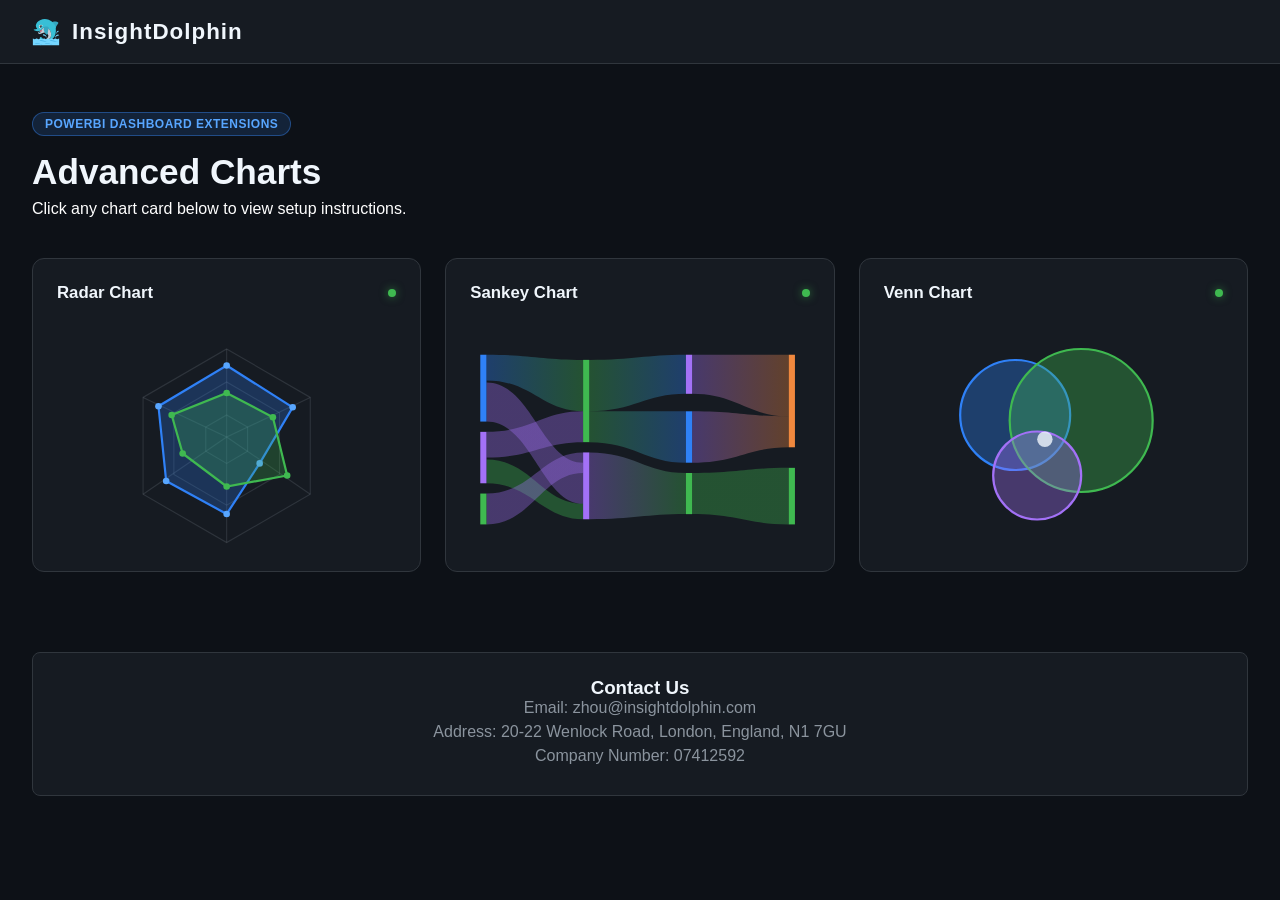
<file: index.html>
<!DOCTYPE html>
<html lang="en">
<head>
    <meta charset="UTF-8">
    <meta name="viewport" content="width=device-width, initial-scale=1.0">
    <title>ID - Analytics Gallery</title>
    <link rel="stylesheet" href="styles.css">
    <style>
        /* Responsive video container styling */
        .video-wrapper {
            width: 100%;
            margin-top: 15px;
            background-color: #0d1117;
            border: 1px solid #30363d;
            border-radius: 8px;
            overflow: hidden;
        }
        .video-wrapper video {
            width: 100%;
            height: auto;
            display: block;
        }
    </style>
</head>
<body>

    <!-- Header Section -->
    <header class="navbar">
        <div class="logo-container">
            <img src="logo.svg" alt="Company Logo" class="logo-icon" width="28" height="28">
            <span class="company-name">InsightDolphin</span>
        </div>
    </header>

    <!-- Main Content Area -->
    <main class="content-container">
        <span class="badge">PowerBI Dashboard Extensions</span>
        <h1>Advanced Charts</h1>
        <p class="subtitle">Click any chart card below to view setup instructions.</p>

        <!-- Flexible Grid Container (3 Tiles) -->
        <div class="chart-grid">
            
            <!-- Chart Card 1: Radar Chart -->
            <div class="chart-card" data-title="Radar Chart" data-type="radar">
                <div class="card-header">
                    <h3>Radar Chart</h3>
                    <span class="status-dot"></span>
                </div>
                <div class="chart-visual">
                    <svg viewBox="0 0 200 200" class="svg-chart">
                        <!-- Subtle Thin Underlayer Grid Rings -->
                        <polygon points="100,20 176,64 176,152 100,196 24,152 24,64" fill="none" stroke="#8b949e" stroke-width="1" stroke-opacity="0.2"/>
                        <polygon points="100,50 148,78 148,134 100,162 52,134 52,78" fill="none" stroke="#8b949e" stroke-width="1" stroke-opacity="0.2"/>
                        <polygon points="100,80 119,91 119,113 100,124 81,113 81,91" fill="none" stroke="#8b949e" stroke-width="1" stroke-opacity="0.2"/>
                        
                        <!-- Thin Radial Grid Axes -->
                        <line x1="100" y1="100" x2="100" y2="20" stroke="#8b949e" stroke-width="1" stroke-opacity="0.2"/>
                        <line x1="100" y1="100" x2="176" y2="64" stroke="#8b949e" stroke-width="1" stroke-opacity="0.2"/>
                        <line x1="100" y1="100" x2="176" y2="152" stroke="#8b949e" stroke-width="1" stroke-opacity="0.2"/>
                        <line x1="100" y1="100" x2="100" y2="196" stroke="#8b949e" stroke-width="1" stroke-opacity="0.2"/>
                        <line x1="100" y1="100" x2="24" y2="152" stroke="#8b949e" stroke-width="1" stroke-opacity="0.2"/>
                        <line x1="100" y1="100" x2="24" y2="64" stroke="#8b949e" stroke-width="1" stroke-opacity="0.2"/>

                        <!-- Series 1: Blue Series -->
                        <polygon points="100,35 160,73 130,124 100,170 45,140 38,72" fill="rgba(47, 129, 247, 0.25)" stroke="#2f81f7" stroke-width="2"/>
                        <circle cx="100" cy="35" r="3" fill="#58a6ff"/>
                        <circle cx="160" cy="73" r="3" fill="#58a6ff"/>
                        <circle cx="130" cy="124" r="3" fill="#58a6ff"/>
                        <circle cx="100" cy="170" r="3" fill="#58a6ff"/>
                        <circle cx="45" cy="140" r="3" fill="#58a6ff"/>
                        <circle cx="38" cy="72" r="3" fill="#58a6ff"/>

                        <!-- Series 2: Emerald Green Series -->
                        <polygon points="100,60 142,82 155,135 100,145 60,115 50,80" fill="rgba(63, 185, 80, 0.25)" stroke="#3fb950" stroke-width="2"/>
                        <circle cx="100" cy="60" r="3" fill="#3fb950"/>
                        <circle cx="142" cy="82" r="3" fill="#3fb950"/>
                        <circle cx="155" cy="135" r="3" fill="#3fb950"/>
                        <circle cx="100" cy="145" r="3" fill="#3fb950"/>
                        <circle cx="60" cy="115" r="3" fill="#3fb950"/>
                        <circle cx="50" cy="80" r="3" fill="#3fb950"/>
                    </svg>
                </div>
            </div>

            <!-- Chart Card 2: Sankey Chart -->
            <div class="chart-card" data-title="Sankey Chart" data-type="sankey">
                <div class="card-header">
                    <h3>Sankey Chart</h3>
                    <span class="status-dot"></span>
                </div>
                <div class="chart-visual">
                    <svg viewBox="0 0 330 200" class="svg-chart">
                        <defs>
                            <linearGradient id="flow-1-2a" x1="0%" y1="0%" x2="100%" y2="0%">
                                <stop offset="0%" stop-color="#2f81f7" stop-opacity="0.35"/>
                                <stop offset="100%" stop-color="#3fb950" stop-opacity="0.35"/>
                            </linearGradient>
                            <linearGradient id="flow-1-2b" x1="0%" y1="0%" x2="100%" y2="0%">
                                <stop offset="0%" stop-color="#a371f7" stop-opacity="0.35"/>
                                <stop offset="100%" stop-color="#a371f7" stop-opacity="0.35"/>
                            </linearGradient>
                            <linearGradient id="flow-2-3a" x1="0%" y1="0%" x2="100%" y2="0%">
                                <stop offset="0%" stop-color="#3fb950" stop-opacity="0.35"/>
                                <stop offset="100%" stop-color="#2f81f7" stop-opacity="0.35"/>
                            </linearGradient>
                            <linearGradient id="flow-2-3b" x1="0%" y1="0%" x2="100%" y2="0%">
                                <stop offset="0%" stop-color="#a371f7" stop-opacity="0.35"/>
                                <stop offset="100%" stop-color="#3fb950" stop-opacity="0.35"/>
                            </linearGradient>
                            <linearGradient id="flow-3-4a" x1="0%" y1="0%" x2="100%" y2="0%">
                                <stop offset="0%" stop-color="#a371f7" stop-opacity="0.35"/>
                                <stop offset="100%" stop-color="#f0883e" stop-opacity="0.35"/>
                            </linearGradient>
                            <linearGradient id="flow-3-4b" x1="0%" y1="0%" x2="100%" y2="0%">
                                <stop offset="0%" stop-color="#3fb950" stop-opacity="0.35"/>
                                <stop offset="100%" stop-color="#3fb950" stop-opacity="0.35"/>
                            </linearGradient>
                        </defs>

                        <!-- FLOW RIBBONS: Set 1 (x=16) -> Set 2 (x=110) -->
                        <path d="M 16,20 C 60,20 70,25 110,25 L 110,75 C 70,75 60,45 16,45 Z" fill="url(#flow-1-2a)"/>
                        <path d="M 16,47 C 60,47 70,125 110,125 L 110,165 C 70,165 60,85 16,85 Z" fill="url(#flow-1-2b)"/>
                        <path d="M 16,95 C 60,95 70,75 110,75 L 110,105 C 70,105 60,120 16,120 Z" fill="url(#flow-1-2b)"/>
                        <path d="M 16,122 C 60,122 70,165 110,165 L 110,180 C 70,180 60,145 16,145 Z" fill="rgba(63, 185, 80, 0.35)"/>
                        <path d="M 16,155 C 60,155 70,115 110,115 L 110,135 C 70,135 60,185 16,185 Z" fill="url(#flow-1-2b)"/>

                        <!-- FLOW RIBBONS: Set 2 (x=116) -> Set 3 (x=210) -->
                        <path d="M 116,25 C 160,25 170,20 210,20 L 210,58 C 170,58 160,75 116,75 Z" fill="url(#flow-2-3a)"/>
                        <path d="M 116,75 C 160,75 170,75 210,75 L 210,125 C 170,125 160,105 116,105 Z" fill="url(#flow-2-3a)"/>
                        <path d="M 116,115 C 160,115 170,135 210,135 L 210,175 C 170,175 160,180 116,180 Z" fill="url(#flow-2-3b)"/>

                        <!-- FLOW RIBBONS: Set 3 (x=216) -> Set 4 (x=310) -->
                        <path d="M 216,20 C 260,20 270,20 310,20 L 310,80 C 270,80 260,58 216,58 Z" fill="url(#flow-3-4a)"/>
                        <path d="M 216,75 C 260,75 270,80 310,80 L 310,110 C 270,110 260,125 216,125 Z" fill="url(#flow-3-4a)"/>
                        <path d="M 216,135 C 260,135 270,130 310,130 L 310,185 C 270,185 260,175 216,175 Z" fill="url(#flow-3-4b)"/>

                        <!-- SET 1 NODE PILLARS -->
                        <rect x="10" y="20" width="6" height="65" rx="0" fill="#2f81f7"/>
                        <rect x="10" y="95" width="6" height="50" rx="0" fill="#a371f7"/>
                        <rect x="10" y="155" width="6" height="30" rx="0" fill="#3fb950"/>

                        <!-- SET 2 NODE PILLARS -->
                        <rect x="110" y="25" width="6" height="80" rx="0" fill="#3fb950"/>
                        <rect x="110" y="115" width="6" height="65" rx="0" fill="#a371f7"/>

                        <!-- SET 3 NODE PILLARS -->
                        <rect x="210" y="20" width="6" height="38" rx="0" fill="#a371f7"/>
                        <rect x="210" y="75" width="6" height="50" rx="0" fill="#2f81f7"/>
                        <rect x="210" y="135" width="6" height="40" rx="0" fill="#3fb950"/>

                        <!-- SET 4 NODE PILLARS -->
                        <rect x="310" y="20" width="6" height="90" rx="0" fill="#f0883e"/>
                        <rect x="310" y="130" width="6" height="55" rx="0" fill="#3fb950"/>
                    </svg>
                </div>
            </div>

            <!-- Chart Card 3: Venn Chart -->
            <div class="chart-card" data-title="Venn Chart" data-type="venn">
                <div class="card-header">
                    <h3>Venn Chart</h3>
                    <span class="status-dot"></span>
                </div>
                <div class="chart-visual">
                    <svg viewBox="0 0 240 200" class="svg-chart">
                        <!-- Circle Set A (Medium) -->
                        <circle cx="85" cy="80" r="50" fill="rgba(47, 129, 247, 0.35)" stroke="#2f81f7" stroke-width="2"/>
                        <!-- Circle Set B (Large) -->
                        <circle cx="145" cy="85" r="65" fill="rgba(63, 185, 80, 0.35)" stroke="#3fb950" stroke-width="2"/>
                        <!-- Circle Set C (Small) -->
                        <circle cx="105" cy="135" r="40" fill="rgba(163, 113, 247, 0.35)" stroke="#a371f7" stroke-width="2"/>
                        <!-- Overlap Core Highlight -->
                        <circle cx="112" cy="102" r="7" fill="#f0f6fc" opacity="0.8"/>
                    </svg>
                </div>
            </div>

        </div>

        <!-- Dynamic Instruction Panel -->
        <div id="instruction-panel" class="instruction-panel hidden">
            <div class="panel-header">
                <h2 id="instruction-heading">How to set up the Chart</h2>
                <button id="close-btn" class="close-btn">&times;</button>
            </div>
            <div id="instruction-content" class="instruction-content"></div>
        </div>
		
		<!-- Contact Us Section -->
		<footer class="contact-section">
			<div class="contact-container">
				<h3>Contact Us</h3>
				<!--<p>Have questions about integrating these custom charts or need custom Power BI visuals?</p>
				<a href="contact.html" class="contact-btn">Get in Touch</a> -->
				<span class="contact-info">Email: zhou@insightdolphin.com</span>
				<span class="contact-info">Address: 20-22 Wenlock Road, London, England, N1 7GU</span>
				<span class="contact-info">Company Number: 07412592</span>
			</div>
		</footer>

    </main>

    <script>
        // File paths for your MP4 recordings
        // Make sure your mp4 files are saved in the same directory as index.html (or update paths accordingly)
        const chartDocs = {
            'radar': {
                description: 'Radar charts compare performance metrics across multiple axes, with support for overlapping series.',
                videoSrc: 'pradar.mp4'
            },
            'sankey': {
                description: 'Sankey diagrams depict flow quantities across multiple sequential stages using smooth bezier streams.',
                videoSrc: 'psankey.mp4'
            },
            'venn': {
                description: 'Venn diagrams illustrate logical relationships, similarities, and intersections between groups of datasets.',
                videoSrc: 'pvenn.mp4'
            }
        };

        // Attach Event Listeners to Cards
        const cards = document.querySelectorAll('.chart-card');
        const panel = document.getElementById('instruction-panel');
        const heading = document.getElementById('instruction-heading');
        const content = document.getElementById('instruction-content');
        const closeBtn = document.getElementById('close-btn');

        cards.forEach(card => {
            card.addEventListener('click', function () {
                const title = this.getAttribute('data-title');
                const type = this.getAttribute('data-type');
                const doc = chartDocs[type];

                heading.innerText = `How to set up the ${title}`;
                content.innerHTML = `
                    <p>${doc.description}</p>
                    <h4>Video Tutorial:</h4>
                    <div class="video-wrapper">
                        <video controls preload="metadata">
                            <source src="${doc.videoSrc}" type="video/mp4">
                            Your browser does not support the video tag.
                        </video>
                    </div>
                `;

                cards.forEach(c => c.classList.remove('active'));
                this.classList.add('active');

                panel.classList.remove('hidden');
                panel.scrollIntoView({ behavior: 'smooth', block: 'nearest' });
            });
        });

        closeBtn.addEventListener('click', function () {
            panel.classList.add('hidden');
            cards.forEach(c => c.classList.remove('active'));
        });
    </script>
</body>
</html>
</file>
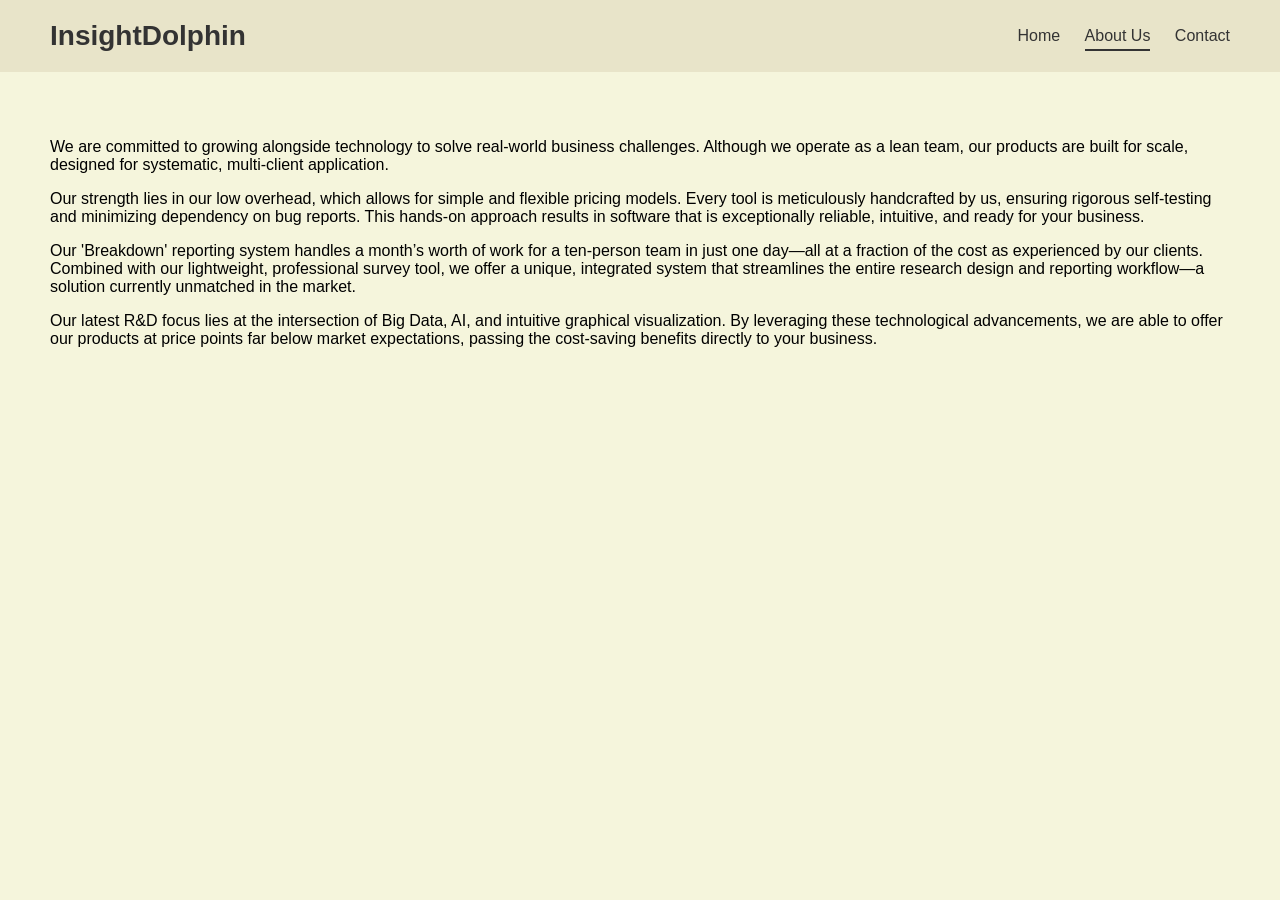
<file: about.html>
<!DOCTYPE html>
<html lang="zh">
<head>
    <link rel="stylesheet" href="style.css?v=1.1">
    <title>about</title>
</head>
<body>
    <header>
        <div class="logo">InsightDolphin</div>
        <nav>
            <a href="index.html" >Home</a>
            <a href="about.html" class="active">About Us</a>
            <a href="contact.html">Contact</a>
        </nav>
    </header>
    <main>
        <p>We are committed to growing alongside technology to solve real-world business challenges. Although we operate as a lean team, our products are built for scale, designed for systematic, multi-client application. </p>
        <p>Our strength lies in our low overhead, which allows for simple and flexible pricing models. Every tool is meticulously handcrafted by us, ensuring rigorous self-testing and minimizing dependency on bug reports. This hands-on approach results in software that is exceptionally reliable, intuitive, and ready for your business.</p>       
        <p>Our 'Breakdown' reporting system handles a month’s worth of work for a ten-person team in just one day—all at a fraction of the cost as experienced by our clients. Combined with our lightweight, professional survey tool, we offer a unique, integrated system that streamlines the entire research design and reporting workflow—a solution currently unmatched in the market. </p>
        <p>Our latest R&D focus lies at the intersection of Big Data, AI, and intuitive graphical visualization. By leveraging these technological advancements, we are able to offer our products at price points far below market expectations, passing the cost-saving benefits directly to your business.</p>
    </main>
</body>
</html>
</file>
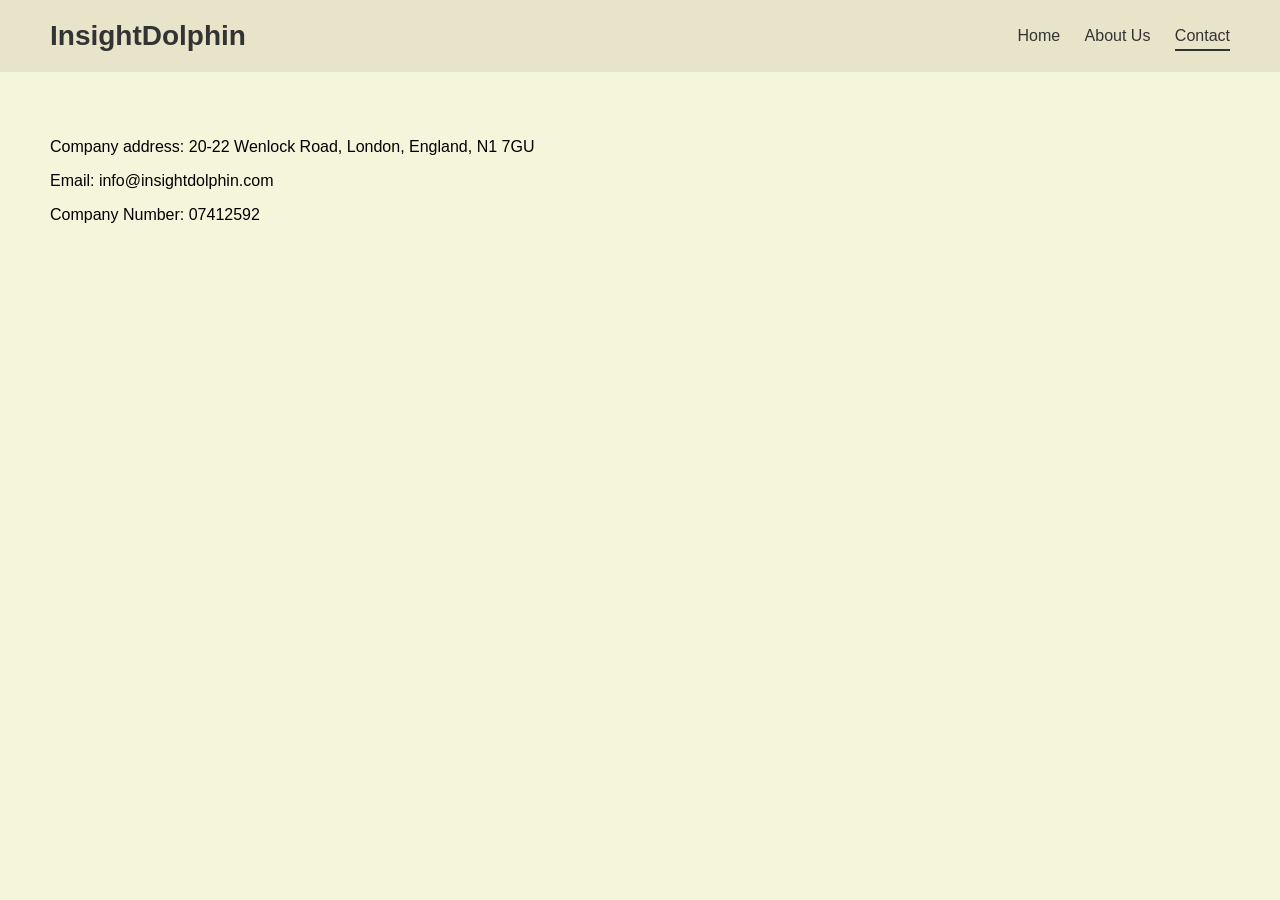
<file: contact.html>
<!DOCTYPE html>
<html lang="zh">
<head>
    <link rel="stylesheet" href="style.css?v=1.1">
    <title>contact</title>
</head>
<body>
    <header>
        <div class="logo">InsightDolphin</div>
        <nav>
            <a href="index.html" >Home</a>
            <a href="about.html">About Us</a>
            <a href="contact.html"  class="active">Contact</a>
        </nav>
    </header>
    <main>
        <p>Company address: 20-22 Wenlock Road, London, England, N1 7GU</p>
        <p>Email: info@insightdolphin.com</p> 
		<p>Company Number: 07412592</p> 
    </main>
</body>
</html>
</file>
<file: styles.css>
/* Base Reset */
* {
    box-sizing: border-box;
    margin: 0;
    padding: 0;
    font-family: -apple-system, BlinkMacSystemFont, "Segoe UI", Roboto, Helvetica, Arial, sans-serif;
}

body {
    background-color: #0d1117;
    color: #f0f6fc;
    min-height: 100vh;
}

/* Navbar */
.navbar {
    display: flex;
    align-items: center;
    height: 64px;
    padding: 0 2rem;
    background-color: #161b22;
    border-bottom: 1px solid #30363d;
}

.logo-container {
    display: flex;
    align-items: center;
    gap: 12px;
}

.company-name {
    font-size: 1.4rem;
    font-weight: 700;
    color: #f0f6fc;
    letter-spacing: 1px;
}

/* Main Layout */
.content-container {
    max-width: 1300px;
    margin: 0 auto;
    padding: 3rem 2rem;
}

.badge {
    display: inline-block;
    padding: 4px 12px;
    font-size: 0.75rem;
    font-weight: 600;
    color: #58a6ff;
    background-color: rgba(56, 139, 253, 0.15);
    border: 1px solid rgba(56, 139, 253, 0.4);
    border-radius: 20px;
    margin-bottom: 1rem;
    text-transform: uppercase;
    letter-spacing: 0.5px;
}

.content-container h1 {
    font-size: 2.2rem;
    font-weight: 600;
    margin-bottom: 0.5rem;
    color: #f0f6fc;
}

.subtitle {
    color: #fff; /*#8b949e;*/
    font-size: 1rem;
    margin-bottom: 2.5rem;
}

/* Flexible Chart Grid */
.chart-grid {
    display: grid;
    grid-template-columns: repeat(auto-fill, minmax(360px, 1fr));
    gap: 1.5rem;
    margin-bottom: 2rem;
}

/* Chart Cards */
.chart-card {
    background: #161b22;
    border: 1px solid #30363d;
    border-radius: 12px;
    padding: 1.5rem;
    cursor: pointer;
    transition: all 0.2s ease;
    user-select: none;
}

.chart-card:hover {
    border-color: #58a6ff;
    transform: translateY(-2px);
}

.chart-card.active {
    border-color: #2f81f7;
    box-shadow: 0 0 0 2px rgba(47, 129, 247, 0.4);
}

.card-header {
    display: flex;
    justify-content: space-between;
    align-items: center;
    margin-bottom: 1.5rem;
}

.card-header h3 {
    font-size: 1.05rem;
    font-weight: 600;
    color: #f0f6fc;
}

.status-dot {
    width: 8px;
    height: 8px;
    background-color: #3fb950;
    border-radius: 50%;
    box-shadow: 0 0 8px rgba(63, 185, 80, 0.6);
}

/* SVG Chart Graphics Container */
.chart-visual {
    width: 100%;
    height: 220px;
    display: flex;
    align-items: center;
    justify-content: center;
}

.svg-chart {
    width: 100%;
    height: 100%;
}

.pie-svg {
    max-width: 180px;
    transform: rotate(-90deg);
}

/* Instruction Panel */
.instruction-panel {
    background-color: #161b22;
    border: 1px solid #30363d;
    border-radius: 12px;
    padding: 1.75rem;
    margin-top: 1rem;
    display: block;
    animation: fadeIn 0.3s ease;
}

.instruction-panel.hidden {
    display: none !important;
}

.panel-header {
    display: flex;
    justify-content: space-between;
    align-items: center;
    border-bottom: 1px solid #21262d;
    padding-bottom: 1rem;
    margin-bottom: 1.25rem;
}

.panel-header h2 {
    font-size: 1.3rem;
    color: #f0f6fc;
    font-weight: 600;
}

.close-btn {
    background: transparent;
    border: none;
    color: #8b949e;
    font-size: 1.5rem;
    cursor: pointer;
    line-height: 1;
}

.close-btn:hover {
    color: #f0f6fc;
}

.instruction-content p {
    color: #8b949e;
    font-size: 0.95rem;
    margin-bottom: 1.25rem;
    line-height: 1.5;
}

.instruction-content h4 {
    color: #f0f6fc;
    font-size: 0.9rem;
    margin-bottom: 0.5rem;
}

.instruction-content pre {
    background-color: #0d1117;
    border: 1px solid #30363d;
    border-radius: 8px;
    padding: 1rem;
    overflow-x: auto;
}

.instruction-content code {
    font-family: ui-monospace, SFMono-Regular, SF Mono, Menlo, Consolas, monospace;
    color: #3fb950;
    font-size: 0.85rem;
}

.contact-section {
    margin-top: 80px; /* Increase this number (e.g., 60px, 80px, 100px) for more space */
    padding: 24px;
    background-color: #161b22;
    border: 1px solid #30363d;
    border-radius: 8px;
    text-align: center;
}

.contact-info {
    display: block;        /* Forces each span onto its own new line */
    margin-bottom: 6px;   /* Adds a tiny gap between rows */
    color: #8b949e;
}

@keyframes fadeIn {
    from { opacity: 0; transform: translateY(8px); }
    to { opacity: 1; transform: translateY(0); }
}
</file>
<file: style.css>
/* style.css */
body {
    background-color: #F5F5DC; /* 米色 */
    font-family: Arial, sans-serif;
    margin: 0;
    padding: 0;
}

header {
    display: flex;
    justify-content: space-between;
    align-items: center;
    padding: 20px 50px;
    background-color: #E8E4C9;
}

.logo {
    font-size: 28px;
    font-weight: bold;
    color: #333;
}

nav a {
    text-decoration: none;
    color: #333;
    margin-left: 20px;
    padding-bottom: 5px;
    transition: border-bottom 0.3s;
}

/* 当前页面的样式 */
nav a.active {
    border-bottom: 2px solid #333;
}

main {
    padding: 50px;
}
</file>
